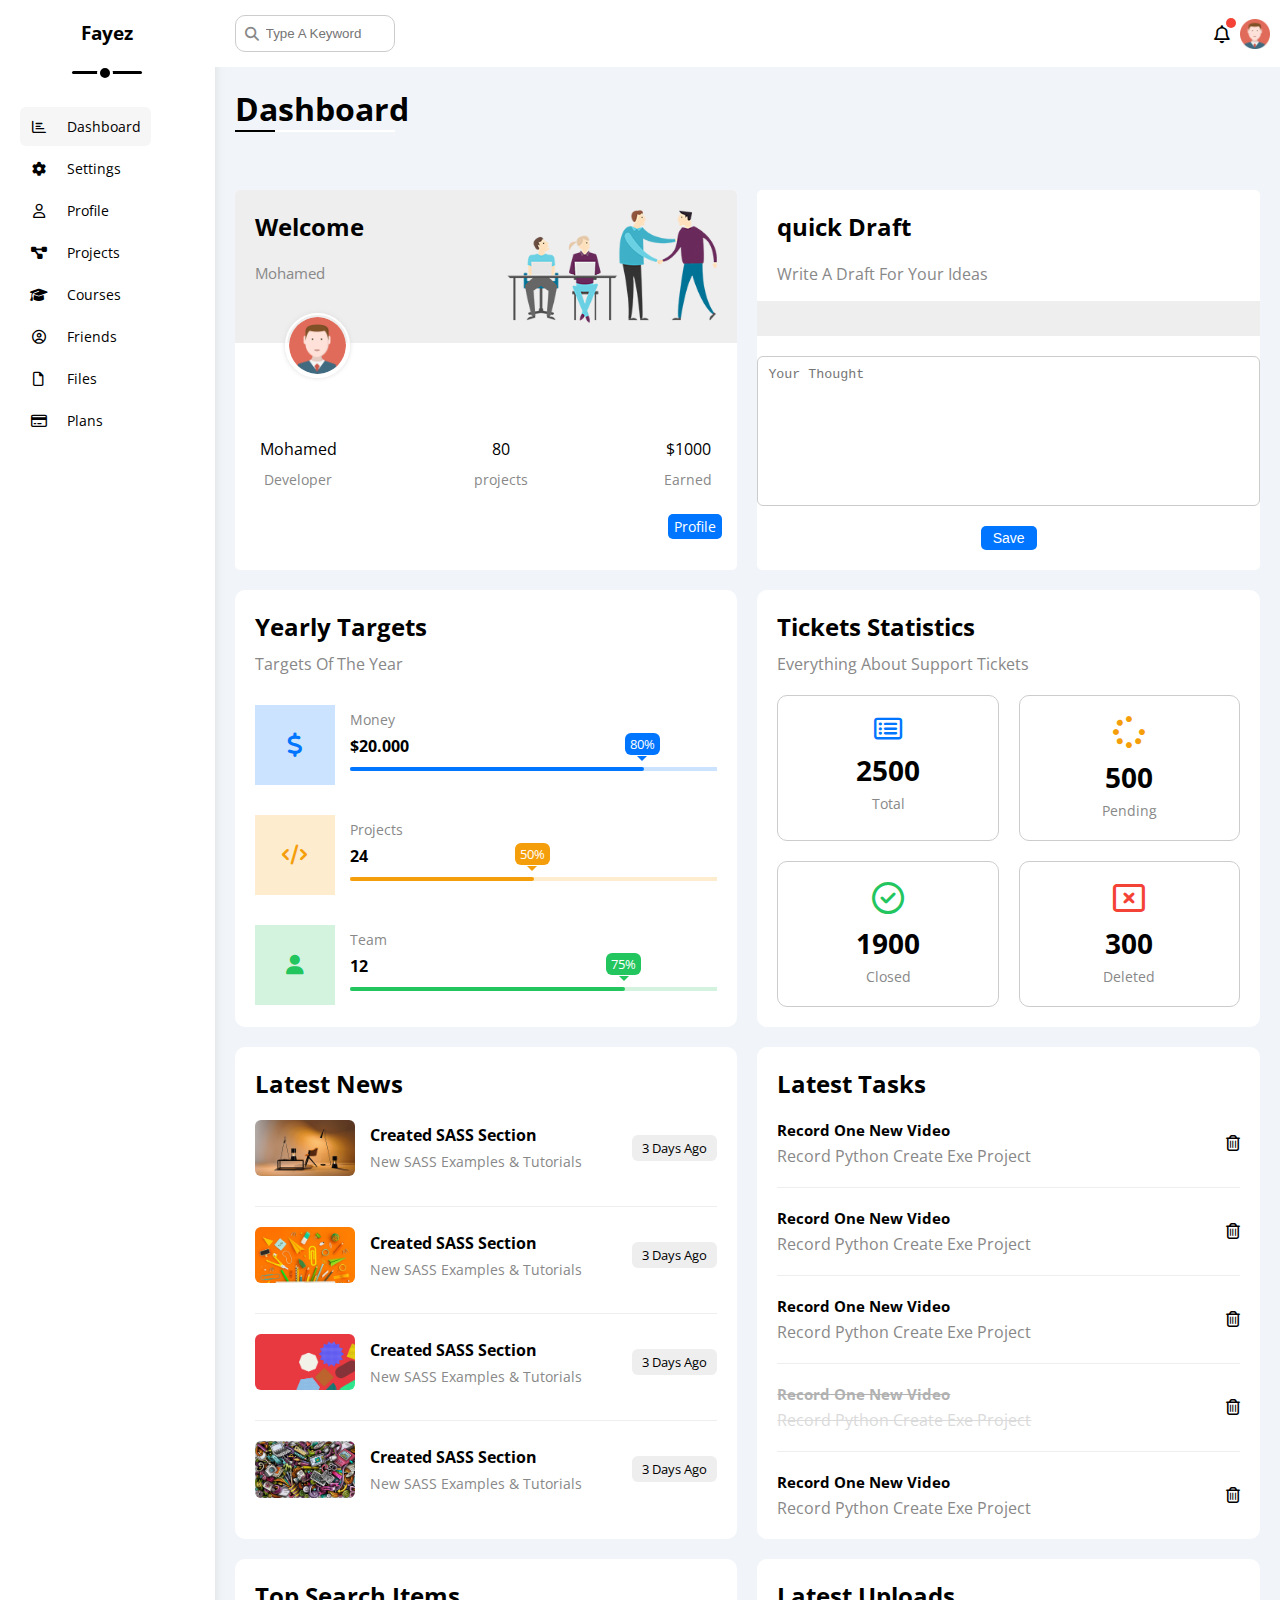
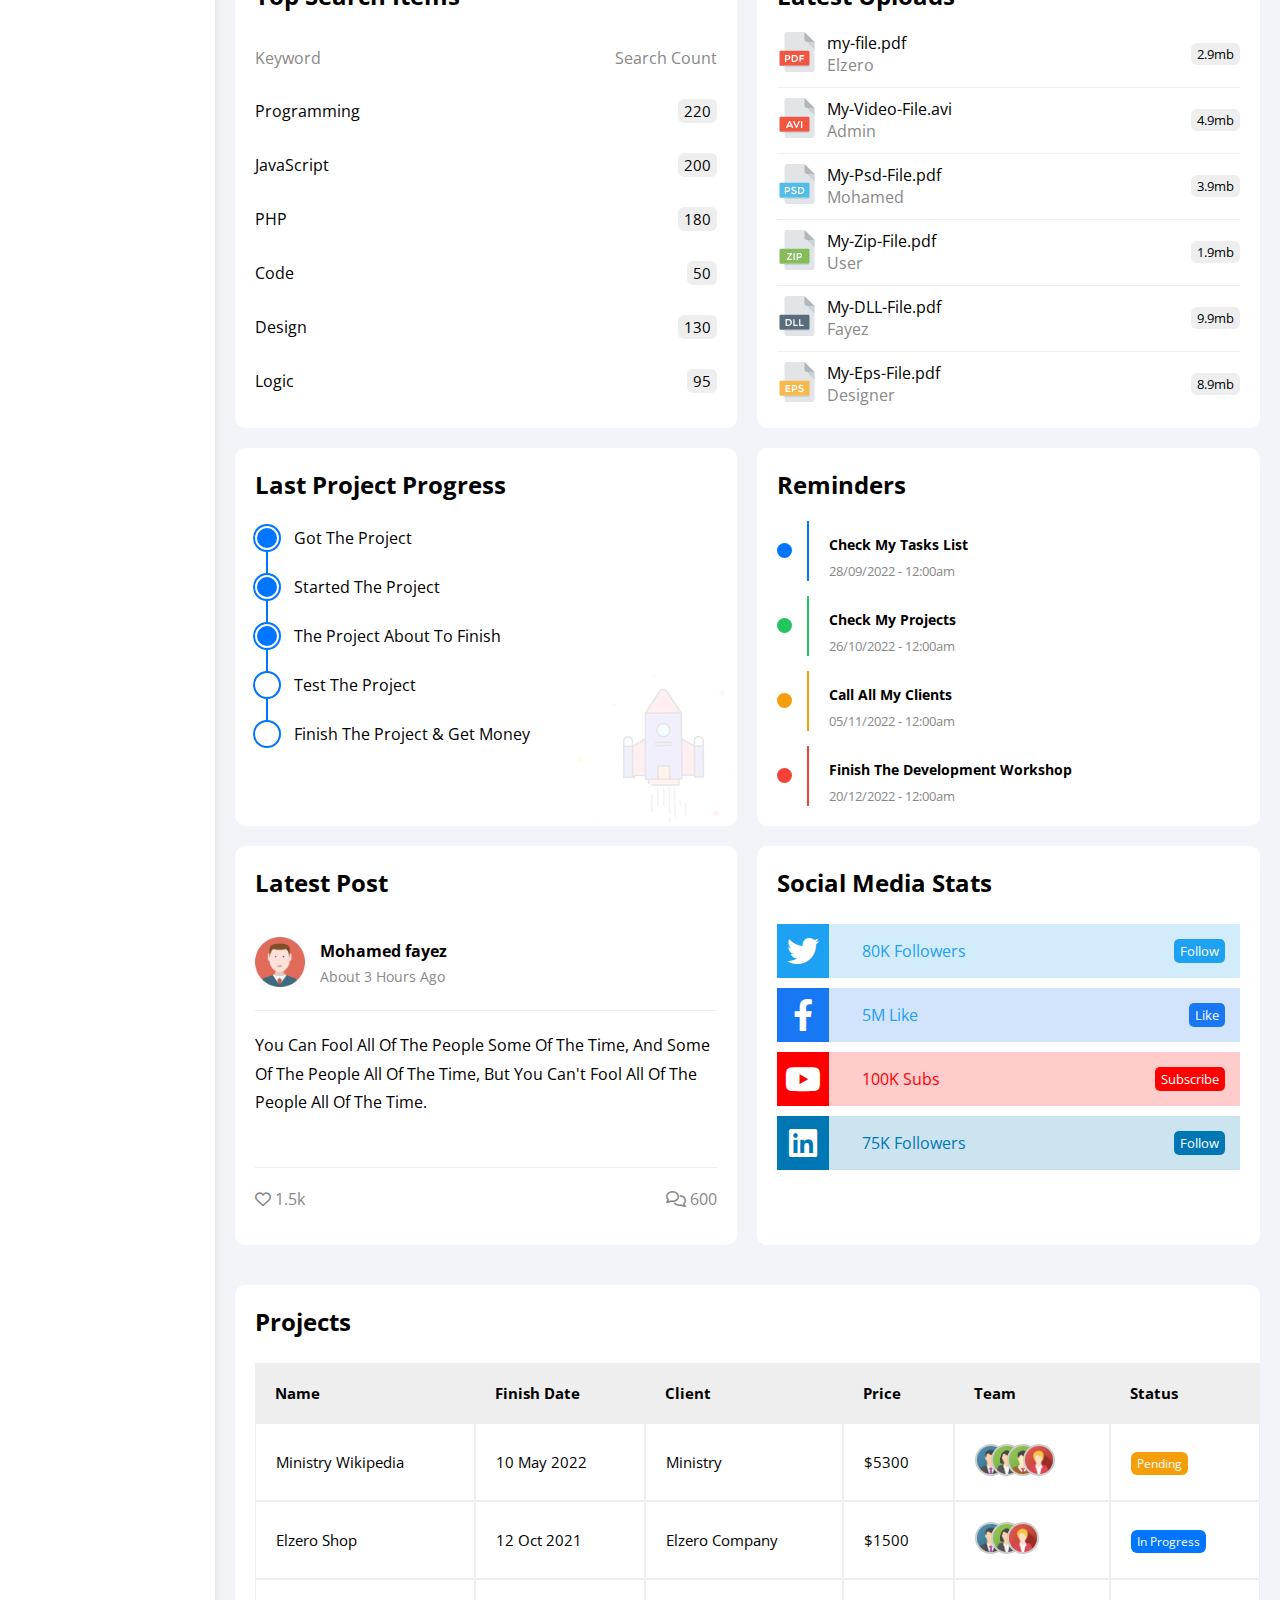
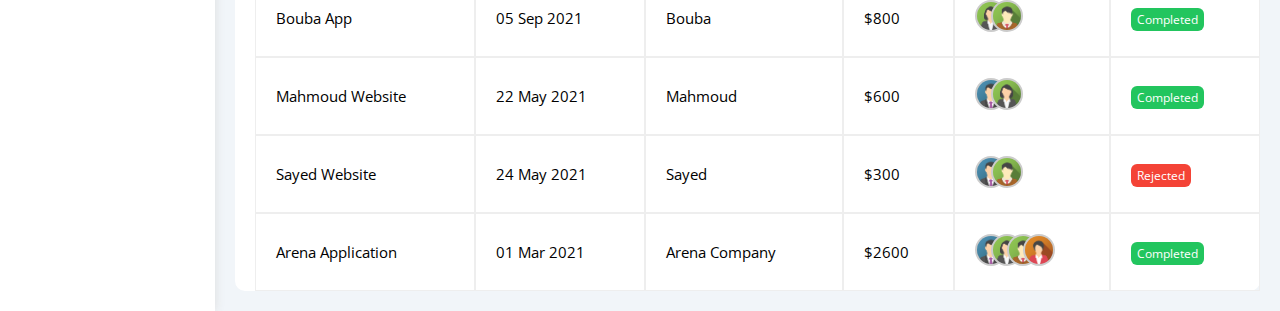
<file: index.html>
<!DOCTYPE html>
<html lang="en">
<head>
    <meta charset="UTF-8">
    <meta name="viewport" content="width=device-width, initial-scale=1.0">
    <title>Dashboard</title>
    <link rel="stylesheet" href="css/style.css">
    <link rel="stylesheet" href="css/all.min.css">
    <link rel="preconnect" href="https://fonts.googleapis.com" />
    <link rel="preconnect" href="https://fonts.gstatic.com" crossorigin />
    <link href="https://fonts.googleapis.com/css2?family=Open+Sans:wght@300;500&#038;display=swap" rel="stylesheet" />
</head>
<body>
    <div class="page">
<div class="sidebar">
    <h3>Fayez</h3>
    <ul>
        <li>
            <a class="active" href="#index.html">
                <i class="fa-regular fa-chart-bar fa-fw"></i>
                <span>Dashboard</span>
            </a>
        </li>
        <li>
            <a href="#index.html">
                <i class="fa-solid fa-gear fa-fw"></i>
                <span>Settings</span>
            </a>
        </li>
        <li>
            <a href="#index.html">
                <i class="fa-regular fa-user fa-fw"></i>
              <span>Profile</span>
            </a>
        </li>
        <li>
            <a href="#index.html">
                <i class="fa-solid fa-diagram-project fa-fw"></i>
                <span>Projects</span>
            </a>
        </li>
        <li>
            <a href="#index.html">
                <i class="fa-solid fa-graduation-cap fa-fw"></i>
                <span>Courses</span>
            </a>
        </li>
        <li>
            <a href="#index.html">
                <i class="fa-regular fa-circle-user fa-fw"></i>
                <span>Friends</span>
            </a>
        </li>
        <li>
            <a href="#index.html">
                <i class="fa-regular fa-file fa-fw"></i>
                <span>Files</span>
            </a>
        </li>
        <li>
            <a href="#index.html">
                <i class="fa-regular fa-credit-card fa-fw"></i>
                <span>Plans</span>
            </a>
        </li>
    </ul>
</div>
<div class="content">
    <div class="head">
        <div class="search">
            <input type="search"  placeholder="Type A Keyword">
        </div>
        <div class="icons">
            <span class="notification">
                <i class="fa-regular fa-bell fa-lg"></i>
            </span>
            <img src="imgs/avatar.png" alt="avatar">
        </div>
    </div>
    <h1>Dashboard</h1>
    <div class="content-box">
        <!-- start welcome widget -->
        <div class="welcome">
            <div class="intro"> 
                <div class="text"> 
                    <h2>Welcome </h2>
                    <p>Mohamed</p>
                </div>
                    <img src="imgs/welcome.png" alt="welcome image">
            </div>
            <div class="avaimg">
                <img src="imgs/avatar.png" alt="avatar">
            </div>
            <div class="details">
                <div>Mohamed<span>Developer</span></div>
                <div>80<span>projects</span></div>
                <div>$1000<span>Earned</span></div>
            </div>
            <a href="">Profile</a>
           </div>
           <!-- end welcome widget  -->
           <!-- Start quick draft widget  -->
           <div class="quick">
            <h2>quick Draft</h2>
            <p>Write A Draft For Your Ideas</p>
            <div class="draftinput">
                <input type="text" placeholder="Title">
                <textarea  placeholder="Your Thought"></textarea>
            </div>
            <input class="save" type="submit" value="Save">
           </div>
           <!-- end quick draft widget  -->
            <!-- Start Targets Widget -->
            <div class="targets">
                <h2>Yearly Targets</h2>
                <p>Targets Of The Year</p>
                <div class="target-row blue " >
                  <div class="icon">
                    <i class="fa-solid fa-dollar-sign fa-lg "></i>
                  </div>
                  <div class="detail">
                    <span >Money</span>
                    <span  class="dollar">$20.000</span>
                    <div class="progress">
                      <span class=" blue" style="width: 80%">
                        <span >80%</span>
                      </span>
                    </div>
                  </div>
                </div>
                <div class="target-row orange">
                  <div class="icon ">
                    <i class="fa-solid fa-code fa-lg "></i>
                  </div>
                  <div class="detail">
                    <span >Projects</span>
                    <span class="dollar">24</span>
                    <div class="progress ">
                      <span class=" orange" style="width: 50%">
                        <span >50%</span>
                      </span>
                    </div>
                  </div>
                </div>
                <div class="target-row  green">
                  <div class="icon ">
                    <i class="fa-solid fa-user fa-lg "></i>
                  </div>
                  <div class="detail">
                    <span >Team</span>
                    <span class="dollar">12</span>
                    <div class="progress ">
                      <span class="green" style="width: 75%">
                        <span>75%</span>
                      </span>
                    </div>
                  </div>
                </div>
              </div>
              <!-- end target widget -->
              <!-- start tickets widget  -->
              <div class="ticket">
                <h2>Tickets Statistics</h2>
                <p>Everything About Support Tickets</p>
                <div class="ticket-box">
                  <div class="box blue ">
                    <i class="fa-regular fa-rectangle-list fa-2x"></i>
                    <span>2500</span>
                    <span>Total</span>
                  </div>
                  <div class="box orange">
                   <i class="fa-solid fa-spinner fa-2x"></i>
                    <span>500</span>
                    <span>Pending</span>
                  </div>
                  <div class="box green">
                    <i class="fa-regular fa-circle-check fa-2x"></i>
                    <span>1900</span>
                    <span>Closed</span>
                  </div>
                  <div class="box red">
                    <i class="fa-regular fa-rectangle-xmark fa-2x"></i>
                    <span>300</span>
                    <span>Deleted</span>
                  </div>
                </div>
              </div>
              <!-- end of tickets widget  -->
              <!-- Start of latest news  -->
              <div class="latest-news">
                <h2>Latest News</h2>
                <div class="news-father">
                <div class="img-news">
                  <img src="imgs/news-01.png" alt="img news-1">
                </div>
                  <div class="news-details">
                    <h3>Created SASS Section</h3>
                    <p>New SASS Examples & Tutorials</p>
                  </div>
                  <div class="ago">3 Days Ago</div>
                </div>
                <div class="news-father">
                  <div class="img-news">
                    <img src="imgs/news-02.png" alt="img news-1">
                  </div>
                    <div class="news-details">
                      <h3>Created SASS Section</h3>
                      <p>New SASS Examples & Tutorials</p>
                    </div>
                    <div class="ago">3 Days Ago</div>
                  </div>
                <div class="news-father">
                  <div class="img-news">
                    <img src="imgs/news-03.png" alt="img news-1">
                  </div>
                    <div class="news-details">
                      <h3>Created SASS Section</h3>
                      <p>New SASS Examples & Tutorials</p>
                    </div>
                    <div class="ago">3 Days Ago</div>
                  </div>
                <div class="news-father">
                  <div class="img-news">
                    <img src="imgs/news-04.png" alt="img news-1">
                  </div>
                    <div class="news-details">
                      <h3>Created SASS Section</h3>
                      <p>New SASS Examples & Tutorials</p>
                    </div>
                    <div class="ago">3 Days Ago</div>
                  </div>
              </div>
                <!-- End  of latest news  -->
                <!-- Start of latest tasks  -->
                <div class="latest-task">
                  <h2>Latest Tasks</h2>
                  <div class="task-father">
                    <div class="task-detail">
                      <h3>Record One New Video</h3>
                      <p>Record Python Create Exe Project</p>
                    </div>
                    <div class="task-delete">
                       <i class="fa-regular fa-trash-can delete"></i>
                    </div>
                  </div>
                  <div class="task-father">
                    <div class="task-detail">
                      <h3>Record One New Video</h3>
                      <p>Record Python Create Exe Project</p>
                    </div>
                    <div class="task-delete">
                       <i class="fa-regular fa-trash-can delete"></i>
                    </div>
                  </div>
                  <div class="task-father">
                    <div class="task-detail">
                      <h3>Record One New Video</h3>
                      <p>Record Python Create Exe Project</p>
                    </div>
                    <div class="task-delete">
                       <i class="fa-regular fa-trash-can delete"></i>
                    </div>
                  </div>
                  <div class="task-father">
                    <div class="task-detail done">
                      <h3>Record One New Video</h3>
                      <p>Record Python Create Exe Project</p>
                    </div>
                    <div class="task-delete">
                       <i class="fa-regular fa-trash-can delete"></i>
                    </div>
                  </div>
                  <div class="task-father">
                    <div class="task-detail">
                      <h3>Record One New Video</h3>
                      <p>Record Python Create Exe Project</p>
                    </div>
                    <div class="task-delete">
                       <i class="fa-regular fa-trash-can delete"></i>
                    </div>
                  </div>
                </div>
                <!-- End of latest tasks  -->
                <!-- Start search items  -->
                <div class="top-search">
                  <h2>Top Search Items</h2>
                  <div class="top-father">
                    <div>Keyword</div>
                    <div>Search Count </div>
                  </div>
                  <div class="top-father">
                    <span>Programming</span>
                    <span>220</span>
                  </div>
                  <div class="top-father">
                    <span>JavaScript</span>
                    <span>200</span>
                  </div>
                  <div class="top-father">
                    <span>PHP</span>
                    <span>180</span>
                  </div>
                  <div class="top-father">
                    <span>Code</span>
                    <span>50</span>
                  </div>
                  <div class="top-father">
                    <span>Design</span>
                    <span>130</span>
                  </div>
                  <div class="top-father">
                    <span>Logic</span>
                    <span>95</span>
                  </div>
                </div>
                
                <!-- End search items  -->
                <!-- Start latest uploads  -->
                <div class="latest-uploads">
                  <h2>Latest Uploads</h2>
                  <div class="upload-father">
                    <div class="upload-img">
                      <img src="imgs/pdf.svg" alt="">
                    </div>
                    <div class="upload-detail">
                       <span>my-file.pdf</span>
                       <span>Elzero</span>
                    </div>
                    <span>2.9mb</span>
                  </div>
                  <div class="upload-father">
                    <div class="upload-img">
                      <img src="imgs/avi.svg" alt="">
                    </div>
                    <div class="upload-detail">
                       <span>My-Video-File.avi</span>
                       <span>Admin</span>
                    </div>
                    <span>4.9mb</span>
                  </div>
                  <div class="upload-father">
                    <div class="upload-img">
                      <img src="imgs/psd.svg" alt="">
                    </div>
                    <div class="upload-detail">
                       <span>My-Psd-File.pdf</span>
                       <span>Mohamed</span>
                    </div>
                    <span>3.9mb</span>
                  </div>
                  <div class="upload-father">
                    <div class="upload-img">
                      <img src="imgs/zip.svg" alt="">
                    </div>
                    <div class="upload-detail">
                       <span>My-Zip-File.pdf</span>
                       <span>User</span>
                    </div>
                    <span>1.9mb</span>
                  </div>
                  <div class="upload-father">
                    <div class="upload-img">
                      <img src="imgs/dll.svg" alt="">
                    </div>
                    <div class="upload-detail">
                       <span>My-DLL-File.pdf</span>
                       <span>Fayez</span>
                    </div>
                    <span>9.9mb</span>
                  </div>
                  <div class="upload-father">
                    <div class="upload-img">
                      <img src="imgs/eps.svg" alt="">
                    </div>
                    <div class="upload-detail">
                       <span>My-Eps-File.pdf</span>
                       <span>Designer</span>
                    </div>
                    <span>8.9mb</span>
                  </div>
                 </div>
                <!-- End latest uploads  -->
                  <!-- Start Last Project Progress Widget -->
          <div class="last-project">
            <h2>Last Project Progress</h2>
            <ul>
              <li class="done">Got The Project</li>
              <li class="done">Started The Project</li>
              <li class="done">The Project About To Finish</li>
              <li class="current">Test The Project</li>
              <li>Finish The Project & Get Money</li>
            </ul>
            <img decoding="async" class="launch-icon" src="imgs/project.png" alt="" />
          </div>
          <!-- End Last Project Progress Widget -->
                   <!-- Start Reminders Widget -->
                   <div class="reminders">
                    <h2>Reminders</h2>
                    <ul >
                      <li>
                        <span class="key bl"></span>
                        <div class="blue">
                          <p>Check My Tasks List</p>
                          <span>28/09/2022 - 12:00am</span>
                        </div>
                      </li>
                      <li>
                        <span class="key gr"></span>
                        <div class="green">
                          <p>Check My Projects</p>
                          <span>26/10/2022 - 12:00am</span>
                        </div>
                      </li>
                      <li>
                        <span class="key or"></span>
                        <div class=" orange">
                          <p>Call All My Clients</p>
                          <span>05/11/2022 - 12:00am</span>
                        </div>
                      </li>
                      <li>
                        <span class="key re"></span>
                        <div class="red">
                          <p >Finish The Development Workshop</p>
                          <span >20/12/2022 - 12:00am</span>
                        </div>
                      </li>
                    </ul>
                  </div>
                  <!-- End Reminders Widget -->
                   <!-- Start Latest Post Widget -->
                   <div class="latest-post">
                    <h2>Latest Post</h2>
                    <div class="post-top">
                      <img src="imgs/avatar.png" alt="avatarimg">
                      <div class="post-info">
                        <h3>Mohamed fayez</h3>
                        <p>About 3 Hours Ago</p>
                      </div>
                      </div>
                      <div class="post-detail">
                        You Can Fool All Of The People Some Of The Time, And Some Of The People All Of The Time, But You Can't Fool All Of The People All Of The Time.
                      </div>
                      <div class="post-bottom">
                        <div class="bo-one">
                          <i class="fa-regular fa-heart"></i>
                          <span>1.5k</span>
                        </div>
                        <div class="bo-two">
                          <i class="fa-regular fa-comments"></i>
                          <span>600</span>
                        </div>
                      </div>
                    </div>
                    <!-- End Latest Post Widget -->
                    <!-- Start Social Media Stats Widget -->
                    <div class="social-media">
                      <h2>Social Media Stats</h2>
                      <div class="social-father twitter">
                        <i class="fa-brands fa-twitter fa-2x"></i>
                        <span>80K Followers</span>
                        <a href="#">Follow</a>
                      </div>
                      <div class="social-father facebook">
                        <i class="fa-brands fa-facebook-f fa-2x"></i>
                        <span>5M Like</span>
                        <a href="#">Like</a>
                      </div>
                      <div class="social-father youtube">
                        <i class="fa-brands fa-youtube fa-2x"></i>
                        <span>100K Subs</span>
                        <a href="#">Subscribe</a>
                      </div>
                      <div class="social-father linked">
                        <i class="fa-brands fa-linkedin fa-2x"></i>
                        <span>75K Followers</span>
                        <a href="#">Follow</a>
                      </div>
                    </div>
                   </div>
                    <!-- End Social Media Stats Widget -->
                    <!-- Start table  -->
               <div class="projects">
                <h2>Projects</h2>
                <div class="responsive-table">
                  <table>
                    <thead>
                      <tr>
                        <td>Name</td>
                        <td>Finish Date</td>
                        <td>Client</td>
                        <td>Price</td>
                        <td>Team</td>
                        <td>Status</td>
                      </tr>
                    </thead>
                    <tbody>
                      <tr>
                        <td>Ministry Wikipedia</td>
                        <td>10 May 2022</td>
                        <td>Ministry</td>
                        <td>$5300</td>
                        <td>
                          <img decoding="async" src="imgs/team-01.png" alt="" />
                          <img decoding="async" src="imgs/team-02.png" alt="" />
                          <img decoding="async" src="imgs/team-03.png" alt="" />
                          <img decoding="async" src="imgs/team-05.png" alt="" />
                        </td>
                        <td>
                          <span class="label orange">Pending</span>
                        </td>
                      </tr>
                      <tr>
                        <td>Elzero Shop</td>
                        <td>12 Oct 2021</td>
                        <td>Elzero Company</td>
                        <td>$1500</td>
                        <td>
                          <img decoding="async" src="imgs/team-01.png" alt="" />
                          <img decoding="async" src="imgs/team-02.png" alt="" />
                          <img decoding="async" src="imgs/team-05.png" alt="" />
                        </td>
                        <td><span class="label blue">In Progress</span></td>
                      </tr>
                      <tr>
                        <td>Bouba App</td>
                        <td>05 Sep 2021</td>
                        <td>Bouba</td>
                        <td>$800</td>
                        <td>
                          <img decoding="async" src="imgs/team-02.png" alt="" />
                          <img decoding="async" src="imgs/team-03.png" alt="" />
                        </td>
                        <td><span class="label green">Completed</span></td>
                      </tr>
                      <tr>
                        <td>Mahmoud Website</td>
                        <td>22 May 2021</td>
                        <td>Mahmoud</td>
                        <td>$600</td>
                        <td>
                          <img decoding="async" src="imgs/team-01.png" alt="" />
                          <img decoding="async" src="imgs/team-02.png" alt="" />
                        </td>
                        <td><span class="label green">Completed</span></td>
                      </tr>
                      <tr>
                        <td>Sayed Website</td>
                        <td>24 May 2021</td>
                        <td>Sayed</td>
                        <td>$300</td>
                        <td>
                          <img decoding="async" src="imgs/team-01.png" alt="" />
                          <img decoding="async" src="imgs/team-03.png" alt="" />
                        </td>
                        <td><span class="label red">Rejected</span></td>
                      </tr>
                      <tr>
                        <td>Arena Application</td>
                        <td>01 Mar 2021</td>
                        <td>Arena Company</td>
                        <td>$2600</td>
                        <td>
                          <img decoding="async" src="imgs/team-01.png" alt="" />
                          <img decoding="async" src="imgs/team-02.png" alt="" />
                          <img decoding="async" src="imgs/team-03.png" alt="" />
                          <img decoding="async" src="imgs/team-04.png" alt="" />
                        </td>
                        <td><span class="label green">Completed</span></td>
                      </tr>
                      </tr>
                    </tbody>
                  </table>
                </div>
       
                <!-- End of table  -->
               </div>
              
              </div>

        </div>
      
   
    
</body>
</html>
</file>
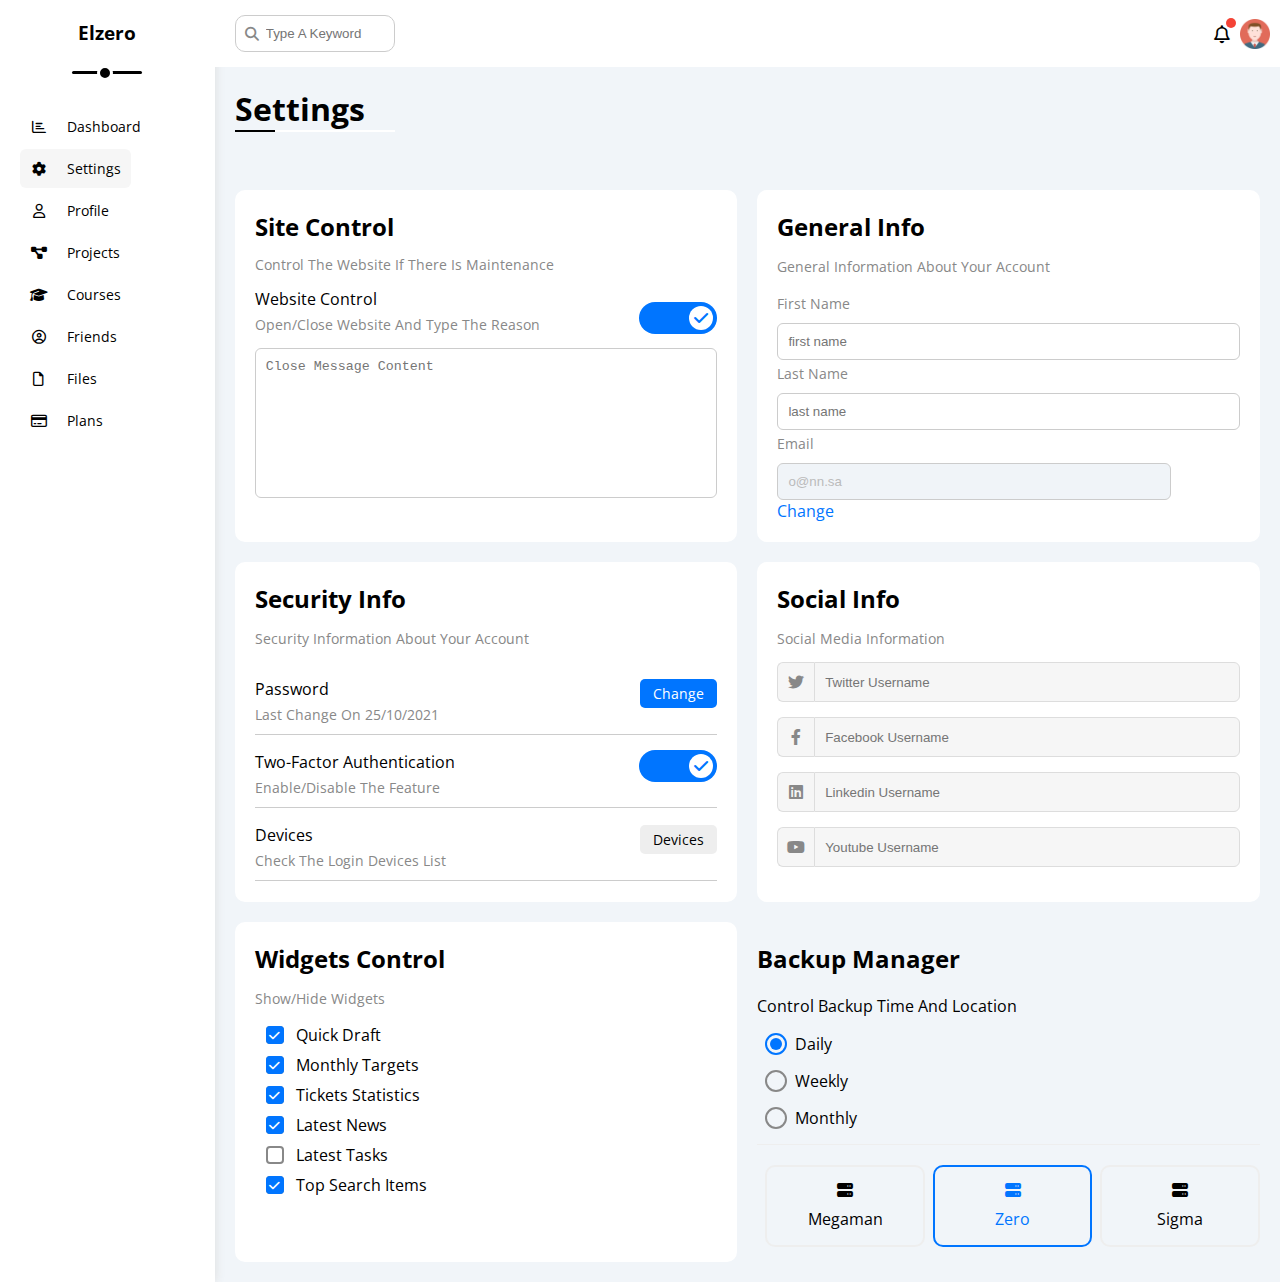
<file: settings.html>
<!DOCTYPE html>
<html lang="en">

<head>
  <meta charset="UTF-8">
  <meta name="viewport" content="width=device-width, initial-scale=1.0">
  <title>Settings</title>
  <link rel="stylesheet" href="css/all.min.css" />
  <link rel="stylesheet" href="css/style.css" />
  <link rel="preconnect" href="https://fonts.googleapis.com" />
  <link rel="preconnect" href="https://fonts.gstatic.com" crossorigin />
  <link href="https://fonts.googleapis.com/css2?family=Open+Sans:wght@300;500&#038;display=swap" rel="stylesheet" />
</head>

<body>
  <div class="page">
    <div class="sidebar">
      <h3>Elzero</h3>
      <ul>
        <li>
          <a href="index.html">
            <i class="fa-regular fa-chart-bar fa-fw"></i>
            <span>Dashboard</span>
          </a>
        </li>
        <li>
          <a class="active" href="settings.html">
            <i class="fa-solid fa-gear fa-fw"></i>
            <span>Settings</span>
          </a>
        </li>
        <li>
          <a href="profile.html">
            <i class="fa-regular fa-user fa-fw"></i>
            <span>Profile</span>
          </a>
        </li>
        <li>
          <a href="projects.html">
            <i class="fa-solid fa-diagram-project fa-fw"></i>
            <span>Projects</span>
          </a>
        </li>
        <li>
          <a href="courses.html">
            <i class="fa-solid fa-graduation-cap fa-fw"></i>
            <span>Courses</span>
          </a>
        </li>
        <li>
          <a href="friends.html">
            <i class="fa-regular fa-circle-user fa-fw"></i>
            <span>Friends</span>
          </a>
        </li>
        <li>
          <a href="files.html">
            <i class="fa-regular fa-file fa-fw"></i>
            <span>Files</span>
          </a>
        </li>
        <li>
          <a href="plans.html">
            <i class="fa-regular fa-credit-card fa-fw"></i>
            <span>Plans</span>
          </a>
        </li>
      </ul>
    </div>
    <div class="content ">
      <!-- Start Head -->
      <div class="head">
        <div class="search">
          <input type="search" placeholder="Type A Keyword" />
        </div>
        <div class="icons">
          <span class="notification">
            <i class="fa-regular fa-bell fa-lg"></i>
          </span>
          <img decoding="async" src="imgs/avatar.png" alt="" />
        </div>
      </div>
      <!-- End Head -->
      <h1>Settings</h1>
      <!-- start settings page  -->
      <div class="settings-page">
        <div class="s-control">
          <h2>Site Control</h2>
          <p class="p-one">Control The Website If There Is Maintenance</p>
          <div class="setting-baba">
            <div>
              <span>Website Control</span>
              <p>Open/Close Website And Type The Reason</p>
            </div>
            <div>
              <label>
                <input class="toggle-checkbox" type="checkbox" checked>
                <div class="toggle-switch"></div>
              </label>
            </div>
          </div>
          <div>
            <textarea placeholder="Close Message Content"></textarea>
          </div>

        </div>
        <!-- end first widget  -->
        <!-- start second widget  -->
        <div class="general">
          <h2>General Info</h2>
          <p>General Information About Your Account</p>
          <div>
            <label for="first">First Name</label>
            <input class="fi" type="text" id="first" placeholder="first name">
          </div>
          <div>
            <label for="last">Last Name</label>
            <input class="la" type="text" id="last" placeholder="last name">
          </div>
          <div>
            <label for="mail">Email</label>
            <div class="mail">
              <input class="email" type="email" id="mail" value="o@nn.sa" disabled>
              <a href="#">Change</a>
            </div>
          </div>
        </div>
        <!-- end second widget  -->
        <!-- start third widget  -->
        <div class="security-info">
          <h2>Security Info</h2>
          <p class="sec-main">Security Information About Your Account</p>
          <div class="secu1">
            <div>
              <p>Password</p>
              <span>Last Change On 25/10/2021</span>
            </div>
            <div>
              <a href="#">Change</a>
            </div>
          </div>
          <div class="secu2">
            <div>
              <p>Two-Factor Authentication</p>
              <span>Enable/Disable The Feature</span>
            </div>
            <div>
              <label>
                <input class="toggle-checkbox " type="checkbox" checked>
                <div class="toggle-switch"></div>
              </label>
            </div>
          </div>
          <div class="secu3">
            <div>
              <p>Devices</p>
              <span>Check The Login Devices List</span>
            </div>
            <div>
              <a class="device-link" href="#">Devices</a>
            </div>
          </div>
        </div>
        <!-- end third widget  -->
        <!-- Start fourth widget  -->
        <div class="social-info">
          <h2>Social Info</h2>
          <p>Social Media Information</p>
          <div class="si">
            <i class="fa-brands fa-twitter"></i>
            <input type="text" placeholder="Twitter Username">
          </div>
          <div class="si">
            <i class="fa-brands fa-facebook-f"></i>
            <input type="text" placeholder="Facebook Username">
          </div>
          <div class="si">
            <i class="fa-brands fa-linkedin "></i>
            <input type="text" placeholder="Linkedin Username">
          </div>
          <div class="si">
            <i class="fa-brands fa-youtube "></i>
            <input type="text" placeholder="Youtube Username">
          </div>
        </div>
        <!-- End fourth widget  -->
        <!-- Start fifth widget  -->
        <div class="widgets-control">
          <h2>Widgets Control</h2>
          <p>Show/Hide Widgets</p>
          <div>
            <ul>
              <li>
                <input type="checkbox" checked id="check1">
                <label for="check1">Quick Draft</label>
              </li>
              <li>
                <input type="checkbox" checked id="check2">
                <label for="check2">Monthly Targets</label>
              </li>
              <li>
                <input type="checkbox" checked id="check3">
                <label for="check3">Tickets Statistics</label>
              </li>
              <li>
                <input type="checkbox" checked id="check4">
                <label for="check4">Latest News</label>
              </li>
              <li>
                <input type="checkbox"  id="check5">
                <label for="check5">Latest Tasks</label>
              </li>
              <li>
                <input type="checkbox" checked id="check6">
                <label for="check6">Top Search Items</label>
              </li>
            </ul>
          </div>
        </div>
        <!-- End fifth widget  -->
        <!-- Start sex widget  -->
<div class="backup-control">
  <h2>Backup Manager</h2>
  <p>Control Backup Time And Location</p>
  <div class="date">
    <input type="radio" name="time" id="daily" checked />
    <label for="daily">Daily</label>
  </div>
  <div class="date">
    <input type="radio" name="time" id="weekly" />
    <label for="weekly">Weekly</label>
  </div>
  <div class="date">
    <input type="radio" name="time" id="monthly" />
    <label for="monthly">Monthly</label>
  </div>
<div class="servers">
  <input type="radio" name="servers" id="server-one" />
  <div class="server">
    <label  for="server-one">
      <i class="fa-solid fa-server"></i>
      Megaman
    </label>
  </div>
  <input type="radio" name="servers" id="server-two" checked />
  <div class="server">
    <label  for="server-two">
      <i class="fa-solid fa-server "></i>
      Zero
    </label>
  </div>
  <input type="radio" name="servers" id="server-three" />
  <div class="server">
    <label  for="server-three">
      <i class="fa-solid fa-server"></i>
      Sigma
    </label>
  </div>
</div>
</div>




        <!-- End sex widget  -->
      </div>

    </div>

</body>

</html>
</file>
<file: css/style.css>
:root {
  --blue-color: #0075ff;
  --blue-alt-color: #0d69d5;
  --orange-color: #f59e0b;
  --green-color: #22c55e;
  --red-color: #f44336;
  --grey-color: #888;
}

* {
  box-sizing: border-box;
}

body {
  font-family: "Open Sans", sans-serif;
  margin: 0;
}

*:focus {
  outline: none;
}

a {
  text-decoration: none;
}

ul {
  list-style: none;
  padding: 0;
}

::-webkit-scrollbar {
  width: 15px;
}

::-webkit-scrollbar-track {
  background-color: white;
}

::-webkit-scrollbar-thumb {
  background-color: var(--blue-color);
}

::-webkit-scrollbar-thumb:hover {
  background-color: var(--blue-alt-color);
}

.page {
  display: flex;
  background-color: #f1f5f9;
  min-height: 100vh;
}

/* start sidebar */
.sidebar {
  padding: 20px;
  background-color: white;
  width: 250px;
  box-shadow: 0 0 10px #ddd;
}

.sidebar>h3 {
  text-align: center;
  margin-bottom: 50px;
  position: relative;
  margin-top: 0;
}

.sidebar>h3::before {
  content: "";
  background-color: black;
  transform: translateX(-50%);
  position: absolute;
  left: 50%;
  bottom: -29px;
  width: 70px;
  height: 3px;
  border-radius: 6px;
  -webkit-border-radius: 6px;
  -moz-border-radius: 6px;
  -ms-border-radius: 6px;
  -o-border-radius: 6px;
}

.sidebar>h3::after {
  content: "";
  position: absolute;
  background-color: black;
  width: 10px;
  height: 10px;
  border-radius: 50%;
  -webkit-border-radius: 50%;
  -moz-border-radius: 50%;
  -ms-border-radius: 50%;
  -o-border-radius: 50%;
  border: 3px solid white;
  top: 180%;
  right: 47%;
}

.sidebar ul {
  margin-top: 70px;
}

.sidebar ul li {
  margin-top: 20px;
}

.sidebar ul li a {
  padding: 10px;
  transition: 0.3s;
  margin-bottom: 5px;
  border-radius: 6px;
  -webkit-border-radius: 6px;
  -moz-border-radius: 6px;
  -ms-border-radius: 6px;
  -o-border-radius: 6px;
  font-size: 14px;
}

.sidebar ul li a:hover,
.sidebar ul li a.active {
  background-color: #f6f6f6;
}

.sidebar ul li i {
  margin-right: 5px;
  color: black;
}

.sidebar ul li span {
  font-size: 14px;
  margin-left: 10px;
  color: black;
}

@media (max-width:767px) {
  .sidebar {
    width: 57px;
    padding: 10px;
    margin-right: -10px;
  }

  .sidebar>h3 {
    margin-bottom: 15px;
    font-size: 15px;
  }

  .sidebar>h3::after,
  .sidebar>h3::before {
    display: none;
  }

  .sidebar ul li span {
    display: none;
  }
}

/* end sidebar */
/* start content-box */
.content {
  width: 100%;
  overflow: hidden;
}

.head {
  display: flex;
  justify-content: space-between;
  background-color: white;
}

.head .search {
  margin: 15px;
  position: relative;
}

.head .search::before {
  font-family: var(--fa-style-family-classic);
  content: "\f002";
  font-weight: 900;
  position: absolute;
  left: 15px;
  top: 50%;
  transform: translateY(-50%);
  font-size: 14px;
  color: var(--grey-color);
}

.head .search input {
  padding: 10px;
  border: 1px solid #ccc;
  border-radius: 10px;
  margin-left: 5px;
  padding-left: 30px;
  width: 160px;
  transition: width 0.3s;
}

.head .search input:focus {
  width: 200px;
}

.head .search input:focus::placeholder {
  opacity: 0;
}

.head .icons {
  display: flex;
  align-items: center;
}

.icons .notification {
  position: relative;
}

.icons .notification::after {
  content: "";
  position: absolute;
  width: 10px;
  height: 10px;
  background-color: #f44336;
  border-radius: 50%;
  -webkit-border-radius: 50%;
  -moz-border-radius: 50%;
  -ms-border-radius: 50%;
  -o-border-radius: 50%;
  left: 12px;
  top: -5px;
}

.notification i {
  font-size: 18px;
}

.head img {
  width: 30px;
  height: 30px;
  margin: 0 10px 0 10px;
}



.page h1 {
  margin: 20px 20px 40px;
  position: relative;
}

.page h1::after {
  content: "";
  position: absolute;
  background-color: black;
  width: 40px;
  height: 2px;
  left: 0;
  top: 100%;
}

.page h1::before {
  content: "";
  position: absolute;
  background-color: white;
  width: 120px;
  height: 2px;
  left: 40px;
  top: 100%;

}

.content-box {
  display: grid;
  grid-template-columns: repeat(auto-fill, minmax(450px, 1fr));
  gap: 20px;
  padding: 20px;
}

@media (max-width:767px) {
  .content-box {
    grid-template-columns: minmax(200px, 1fr);
    gap: 10px;
    padding: 10px;
    margin-left: 10px;
  }
}

/* end content-box widget  */
/* start welcome widget  */
.welcome {
  background-color: white;
  border-radius: 5px;
  -webkit-border-radius: 5px;
  -moz-border-radius: 5px;
  -ms-border-radius: 5px;
  -o-border-radius: 5px;
  overflow: hidden;
}

.welcome .intro {
  background-color: #eee;
  display: flex;
  justify-content: space-between;
}

.intro .text {
  margin-left: 20px;

}

.intro .text p {
  color: var(--grey-color);
  font-size: 15px;

}

.welcome .intro img {
  width: 250px;
  padding: 20px;
  border-style: none;
}

.avaimg {
  padding-left: 20px;
}

.avaimg img {
  width: 65px;
  height: 65px;
  position: relative;
  top: 0px;
  border: 2px solid white;
  box-shadow: 0 0 5px #ddd;
  padding: 2px;
  border-radius: 50%;
  transform: translate(30px, -30px);
}

.details {
  display: flex;
  justify-content: space-between;
  padding: 25px;
  text-align: center;
}

.details span {
  margin-top: 10px;
  display: block;
  color: var(--grey-color);
  font-size: 14px;
}

.welcome a {
  background-color: var(--blue-color);
  border-radius: 5px;
  -webkit-border-radius: 5px;
  -moz-border-radius: 5px;
  -ms-border-radius: 5px;
  -o-border-radius: 5px;
  color: white;
  padding: 3px 6px;
  font-size: 14px;
  width: fit-content;
  display: block;
  margin: 0 15px 15px auto;
}

@media (max-width: 767px) {
  .welcome .intro {
    padding-bottom: 30px;
  }

  .welcome .avaimg {
    margin-left: 0;
  }

  .welcome .details>div:not(:last-child) {
    margin-bottom: 20px;
  }
}

/* End welcome widget  */
/* <!-- Start quick draft widget  -->  */
.quick {
  background-color: white;
  border-radius: 5px;
  -webkit-border-radius: 5px;
  -moz-border-radius: 5px;
  -ms-border-radius: 5px;
  -o-border-radius: 5px;
  overflow: hidden;
}

.quick h2,
.quick p {
  padding-left: 20px;
}

.quick p {
  color: var(--grey-color);
}

.draftinput {
  display: flex;
  flex-direction: column;
  align-items: center;
}

.draftinput input {
  padding: 10px;
  width: 580px;
  border-radius: 6px;
  -webkit-border-radius: 6px;
  -moz-border-radius: 6px;
  -ms-border-radius: 6px;
  -o-border-radius: 6px;
  border: none;
  background-color: #eee;
  margin-bottom: 20px;
}

textarea {
  resize: none;
  border: none;
  background-color: #eee;
  width: 580px;
  min-height: 130px;
  padding: 10px;
}

.save {
  background-color: var(--blue-color);
  color: white;
  border-radius: 5px;
  border: none;
  -webkit-border-radius: 5px;
  -moz-border-radius: 5px;
  -ms-border-radius: 5px;
  -o-border-radius: 5px;
  margin: 20px auto;
  padding: 4px 12px;
  font-size: 14px;
  width: fit-content;
  display: block;
  cursor: pointer;
  transition: 0.3s;
}

.save:hover {
  background-color: var(--blue-alt-color);
}

@media (max-width:767px) {
  .quick h2 {
    margin-bottom: 8px;
  }

  .quick p {
    margin-top: 0;
  }

  .draftinput input {
    width: 350px;
    padding: 5px;
  }

  textarea {
    width: 350px;
  }

}

/* end quick draft  */
/* Start targets  */
.targets {
  background-color: white;
  padding: 20px;
  border-radius: 10px;
  -webkit-border-radius: 10px;
  -moz-border-radius: 10px;
  -ms-border-radius: 10px;
  -o-border-radius: 10px;
}

.targets h2 {
  margin-top: 0;
  margin-bottom: 10px;
}

.target-row {
  margin-top: 20px;
}

.targets p {
  margin-top: 0;
  color: var(--grey-color);
  margin-bottom: 20px;
}

.targets .target-row .icon {
  width: 80px;
  height: 80px;
  margin-right: 15px;
  display: flex;
  justify-content: center;
  align-items: center;
  margin-top: 10px;
}

.target-row {
  display: flex;
  justify-content: center;
  align-items: center;
}

.detail .dollar {
  display: block;
  margin-top: 5px;
  margin-bottom: 10px;
  font-weight: bold;
}

.detail span:first-of-type {
  color: var(--grey-color);
  font-size: 14px;
}

.targets .detail {
  flex: 1;

}

.targets .detail .progress {
  height: 4px;
  position: relative;
  margin-top: 10px;
}

.targets .detail .progress>span {
  position: absolute;
  left: 0;
  top: 0;
  height: 100%;
  border-radius: 6px;
  -webkit-border-radius: 6px;
  -moz-border-radius: 6px;
  -ms-border-radius: 6px;
  -o-border-radius: 6px;
}

.targets .detail .progress>span span {
  position: absolute;
  bottom: 16px;
  right: -16px;
  color: white;
  padding: 2px 5px;
  border-radius: 6px;
  font-size: 13px;
}

.targets .detail .progress>span span::after {
  content: "";
  border-color: transparent;
  border-width: 5px;
  border-style: solid;
  position: absolute;
  bottom: -11px;
  left: 50%;
  transform: translateX(-50%);
}

.targets .detail .progress>.blue span::after {
  border-top-color: var(--blue-color);
}

.targets .detail .progress>.orange span::after {
  border-top-color: var(--orange-color);
}

.targets .detail .progress>.green span::after {
  border-top-color: var(--green-color);
}

.blue .icon,
.blue .progress {
  background-color: rgb(0 117 255 / 20%);
}

.orange .icon,
.orange .progress {
  background-color: rgb(245 158 11 / 20%);
}

.green .icon,
.green .progress {
  background-color: rgb(34 197 94 / 20%);
}

.blue .icon i {
  color: var(--blue-color);
}

.progress .blue {
  background-color: var(--blue-color);
}

.progress .blue span {
  background-color: var(--blue-color);
}

.orange .icon i {
  color: var(--orange-color);
}

.progress .orange {
  background-color: var(--orange-color);
}

.progress .orange span {
  background-color: var(--orange-color);
}

.green .icon i {
  color: var(--green-color);
}

.progress .green {
  background-color: var(--green-color);
}

.progress .green span {
  background-color: var(--green-color);
}

/* End TARGET widget  */
/* Start Tickets widget  */
.ticket {
  padding: 20px;
  background-color: white;
  border-radius: 10px;
  -webkit-border-radius: 10px;
  -moz-border-radius: 10px;
  -ms-border-radius: 10px;
  -o-border-radius: 10px;
}

.ticket h2 {
  margin-top: 0;
  margin-bottom: 10px;
}

.ticket p {
  margin-top: 0;
  margin-bottom: 20px;
  color: var(--grey-color);
}

.ticket-box {
  display: flex;
  gap: 20px;
  flex-wrap: wrap;
  text-align: center;
}

.ticket-box .box {
  width: calc(50% - 10px);
  border: 1px solid #ccc;
  border-radius: 10px;
  padding: 20px;
  -webkit-border-radius: 10px;
  -moz-border-radius: 10px;
  -ms-border-radius: 10px;
  -o-border-radius: 10px;
}

.box i {
  margin-bottom: 10px;
}

.blue i {
  font-size: 25px;
  color: var(--blue-color);
}

.ticket-box .box span:first-of-type {
  font-size: 28px;
  font-weight: bold;
  margin-bottom: 5px;
}

.ticket-box .box span:last-of-type {
  font-size: 14px;
  color: var(--grey-color);
}

.red i {
  color: var(--red-color);
}

.green i {
  color: var(--green-color);
}

.orange i {
  color: var(--orange-color);
}

.ticket-box .box span {
  display: block;
}

@media (max-width:767px) {
  .ticket-box .box {
    width: 100%;
  }
}

/* end of tickets widget   */
/* Start of latest news   */
.latest-news {
  padding: 20px;
  background-color: white;
  border-radius: 10px;
  -webkit-border-radius: 10px;
  -moz-border-radius: 10px;
  -ms-border-radius: 10px;
  -o-border-radius: 10px;

}

.latest-news h2 {
  margin-top: 0;
  margin-bottom: 20px;
}

.news-father {
  display: flex;
  justify-content: center;
  align-items: center;
}

@media (max-width:767px) {
  .news-father {
    display: flex;
    flex-direction: column;
    align-items: center;
    justify-content: center;
    text-align: center;

  }

  .latest-news h2 {
    text-align: center;
    margin-top: 15px;
  }

  .news-details {
    margin-top: 7px;
  }

  .news-father .ago {

    margin: 10px auto;
    width: fit-content;
  }
}

.news-father:not(:last-of-type) {
  margin-bottom: 20px;
  border-bottom: 1px solid #eee;
  padding-bottom: 30px;
}

.img-news {
  display: flex;
  align-items: center;
  justify-content: center;
}

.img-news img {
  width: 100px;
  border-radius: 6px;
  -webkit-border-radius: 6px;
  -moz-border-radius: 6px;
  -ms-border-radius: 6px;
  -o-border-radius: 6px;
  margin-right: 15px;
}

.news-details {
  flex-grow: 1;
}

.news-details h3 {
  font-size: 16px;
  margin-bottom: 6px;
  margin-top: 0;
}

.news-details p {
  margin: 0;
  font-size: 14px;
  color: var(--grey-color);
}

.ago {
  background-color: #eee;
  padding: 4px 10px;
  border-radius: 6px;
  -webkit-border-radius: 6px;
  -moz-border-radius: 6px;
  -ms-border-radius: 6px;
  -o-border-radius: 6px;
  font-size: 13px;
}

/* end of latest news  */
/* Start of latest tasks */
.latest-task {
  padding: 20px;
  background-color: white;
  border-radius: 10px;
  -webkit-border-radius: 10px;
  -moz-border-radius: 10px;
  -ms-border-radius: 10px;
  -o-border-radius: 10px;
}

.latest-task h2 {
  margin-top: 0;
  margin-bottom: 20px;
}

.task-father {
  display: flex;
  justify-content: space-between;
  align-items: center;
}

.task-detail h3 {
  font-size: 15px;
  margin-bottom: 5px;
  margin-top: 0;
}

.task-detail p {
  margin: 0;
  color: var(--grey-color);
}

.task-father:not(:last-of-type) {
  margin-bottom: 20px;
  border-bottom: 1px solid #eee;
  padding-bottom: 20px;
}

.task-delete i {
  transition: 0.3s;
  -webkit-transition: 0.3s;
  -moz-transition: 0.3s;
  -ms-transition: 0.3s;
  -o-transition: 0.3s;
  cursor: pointer;
}

.task-delete i:hover {
  color: var(--red-color);
}

.done {
  opacity: 0.3;
}

.done h3,
.done p {
  text-decoration: line-through;
}

/* End  of latest tasks */
/*  Start search items   */
.top-search {
  padding: 20px;
  background-color: white;
  border-radius: 10px;
  -webkit-border-radius: 10px;
  -moz-border-radius: 10px;
  -ms-border-radius: 10px;
  -o-border-radius: 10px;
}

.top-search h2 {
  margin-top: 0;
  margin-bottom: 20px;
}

.top-father {
  display: flex;
  justify-content: space-between;
  align-items: center;
  padding-bottom: 15px;
  padding-top: 15px;
}

.top-father:first-of-type {
  color: var(--grey-color);
}

.top-father span:last-of-type {
  background-color: #eee;
  font-size: 15px;
  padding: 2px 6px;
  border-radius: 6px;
  -webkit-border-radius: 6px;
  -moz-border-radius: 6px;
  -ms-border-radius: 6px;
  -o-border-radius: 6px;
}

/* End search items  */
/* Start latest uploads  */
.latest-uploads {
  padding: 20px;
  background-color: white;
  border-radius: 10px;
  -webkit-border-radius: 10px;
  -moz-border-radius: 10px;
  -ms-border-radius: 10px;
  -o-border-radius: 10px;
}

.latest-uploads h2 {
  margin-top: 0;
  margin-bottom: 20px;
}

.upload-father {
  display: flex;
  justify-content: space-between;
  align-items: center;
}

.upload-father:not(:last-of-type) {
  border-bottom: 1px solid #eee;
  padding-bottom: 10px;
  margin-bottom: 10px;
}

.upload-detail span {
  display: block;
}

.upload-detail {
  flex-grow: 1;
  margin-left: 10px;
}

.upload-detail span:last-of-type {
  color: var(--grey-color);
}

.upload-father span:nth-child(3) {
  background-color: #eee;
  font-size: 13px;
  padding: 2px 6px;
  border-radius: 6px;
  -webkit-border-radius: 6px;
  -moz-border-radius: 6px;
  -ms-border-radius: 6px;
  -o-border-radius: 6px;
}

.upload-img img {
  width: 40px;
}

/* End latest uploads  */
/* Start  last projecr  */
.last-project {
  padding: 20px;
  background-color: white;
  border-radius: 10px;
  -webkit-border-radius: 10px;
  -moz-border-radius: 10px;
  -ms-border-radius: 10px;
  -o-border-radius: 10px;
  position: relative;
}

.last-project h2 {
  margin-top: 0;
  margin-bottom: 20px;
}

.last-project ul {
  margin: 0;
  position: relative;
}

.last-project ul li {
  margin-top: 25px;
  display: flex;
  align-items: center;
  color: black;
  opacity: 1;
}

.last-project ul::before {
  content: "";
  position: absolute;
  left: 11px;
  width: 2px;
  height: 100%;
  background-color: var(--blue-color);
}

.last-project ul li::before {
  content: "";
  width: 20px;
  height: 20px;
  display: block;
  border-radius: 50%;
  background-color: white;
  border: 2px solid white;
  outline: 2px solid var(--blue-color);
  margin-right: 15px;
  z-index: 1;
}

.last-project ul li.done::before {
  background-color: var(--blue-color);
}

.last-project ul li.current::before {
  animation: change-color 0.8s infinite alternate;
}

.last-project .launch-icon {
  position: absolute;
  width: 160px;
  right: 0;
  bottom: 0;
  opacity: 0.1;
}

/* animation  */
@keyframes change-color {
  from {
    background-color: var(--blue-color);
  }

  to {
    background-color: white;
  }
}

/* End last project  */
/* Start Reminders widget  */
.reminders {
  padding: 20px;
  background-color: white;
  border-radius: 10px;
  -webkit-border-radius: 10px;
  -moz-border-radius: 10px;
  -ms-border-radius: 10px;
  -o-border-radius: 10px;
  position: relative;
}

.reminders h2 {
  margin-top: 0;
  margin-bottom: 20px;
}

.reminders ul {
  margin: 0;
}

.reminders ul li {
  display: flex;
  align-items: center;
  justify-content: left;
  margin-top: 15px;
}

.reminders ul li>.blue {
  border-left: 2px solid var(--blue-color);
}

.reminders ul li>.green {
  border-left: 2px solid var(--green-color);
}

.reminders ul li>.orange {
  border-left: 2px solid var(--orange-color);
}

.reminders ul li>.red {
  border-left: 2px solid var(--red-color);
}

.reminders ul li div {
  padding-left: 20px;
}

.reminders ul li p {
  font-weight: bold;
  font-size: 14px;
  margin-bottom: 5px;
}

.reminders ul li span:last-child {
  font-size: 13px;
  color: var(--grey-color);
}

.key {
  width: 15px;
  height: 15px;
  display: block;
  border-radius: 50%;
  -webkit-border-radius: 50%;
  -moz-border-radius: 50%;
  -ms-border-radius: 50%;
  -o-border-radius: 50%;
  margin-right: 15px;
}

.bl {
  background-color: var(--blue-color);
}

.gr {
  background-color: var(--green-color);
}

.or {
  background-color: var(--orange-color);
}

.re {
  background-color: var(--red-color);
}

/* End Reminders widget  */
/* Start Latest Post Widget  */
.latest-post {
  padding: 20px;
  background-color: white;
  border-radius: 10px;
  -webkit-border-radius: 10px;
  -moz-border-radius: 10px;
  -ms-border-radius: 10px;
  -o-border-radius: 10px;
}

.latest-post h2 {
  margin-top: 0;
  margin-bottom: 25px;
}

.post-top {
  display: flex;
  align-items: center;
  border-bottom: 1px solid #eee;
  padding-bottom: 10px;
}

.post-top img {
  width: 50px;
  height: 50px;
  margin-right: 15px;
}

.post-info h3 {
  font-size: 16px;
  margin-bottom: 5px;
}

.post-info p {
  font-size: 14px;
  color: var(--grey-color);
  margin-top: 0;
}

.post-detail {
  border-bottom: 1px solid #eee;
  padding-bottom: 50px;
  padding-top: 20px;
  line-height: 1.8;
  min-height: 140px;
}

.post-bottom {
  display: flex;
  justify-content: space-between;
  margin-top: 20px;
  padding-bottom: 15px;
}

.bo-one i,
.bo-one span {
  color: var(--grey-color);
}

.bo-two i,
.bo-two span {
  color: var(--grey-color);
}

/* End Latest Post Widget  */
/* Start Social Media Stats Widget  */
.social-media {
  padding: 20px;
  background-color: white;
  border-radius: 10px;
  -webkit-border-radius: 10px;
  -moz-border-radius: 10px;
  -ms-border-radius: 10px;
  -o-border-radius: 10px;
}

.social-media h2 {
  margin-top: 0;
  margin-bottom: 25px;
}

.social-father {
  display: flex;
  align-items: center;
  justify-content: center;
  position: relative;
  margin-bottom: 10px;
  padding: 15px;


}

.social-father i {
  display: flex;
  justify-content: center;
  align-items: center;
  height: 100%;
  color: white;
  margin-right: 15px;
  position: absolute;
  left: 0;
  top: 0;
  width: 52px;
  transition: 0.3s;
}

.social-father span {
  flex-grow: 1;
  padding-left: 70px;

}

.social-father a {
  padding: 3px 6px;
  font-size: 13px;
  color: white;
  border-radius: 5px;
  -webkit-border-radius: 5px;
  -moz-border-radius: 5px;
  -ms-border-radius: 5px;
  -o-border-radius: 5px;
}

.twitter {
  background-color: rgb(29 161 242 / 20%);
  color: #1da1f2;
}

.twitter i,
.twitter a {
  background-color: #1da1f2;
}

.facebook {
  background-color: rgb(24 119 242 / 20%);
  color: #1da1f2;
}

.facebook i,
.facebook a {
  background-color: #1877f2;
}

.youtube {
  background-color: rgb(255 0 0 / 20%);
  color: #ff0000;
}

.youtube i,
.youtube a {
  background-color: #ff0000;
}

.linked {
  background-color: rgb(0 119 181 / 20%);
  color: #0077b5;
}

.linked i,
.linked a {
  background-color: #0077b5;
}

.social-father i:hover {
  transform: rotate(5deg);
  -webkit-transform: rotate(5deg);
  -moz-transform: rotate(5deg);
  -ms-transform: rotate(5deg);
  -o-transform: rotate(5deg);
}

/* End Social Media Stats Widget  */
/* Start Table */
.projects {
  padding-left: 20px;
  background-color: white;
  border-radius: 10px;
  -webkit-border-radius: 10px;
  -moz-border-radius: 10px;
  -ms-border-radius: 10px;
  -o-border-radius: 10px;
  margin: 20px;
}

.projects h2 {
  padding-top: 20px;
  margin-bottom: 25px;
}

.responsive-table {
  overflow-x: auto;
}

table {
  width: 100%;
  border-spacing: 0;
  min-width: 1000px;
  font-size: 15px;

}

table td img {
  width: 32px;
  height: 32px;
  border-radius: 50%;
  -webkit-border-radius: 50%;
  -moz-border-radius: 50%;
  -ms-border-radius: 50%;
  -o-border-radius: 50%;
  padding: 2px;
  background-color: #ccc;
}

table td {
  padding: 20px;
}

table thead td {
  background-color: #eee;
  font-weight: bold;
}

table tbody td {
  border: 1px solid #eee;
}

table td .label {
  padding: 3px 6px;
  color: white;
  font-size: 12px;
  border-radius: 6px;
  -webkit-border-radius: 6px;
  -moz-border-radius: 6px;
  -ms-border-radius: 6px;
  -o-border-radius: 6px;
}

table td .orange {
  background-color: var(--orange-color);
}

table td .blue {
  background-color: var(--blue-color);
}

table td .red {
  background-color: var(--red-color);
}

table td .green {
  background-color: var(--green-color);
}

table tbody tr:hover {
  background-color: #faf7f7;
}

.projects table img:not(:first-child) {
  margin-left: -20px;
}

/*End Table */
/* Start settings page  */
.settings-page {
  display: grid;
  grid-template-columns: repeat(auto-fill, minmax(500px, 1fr));
  gap: 20px;
  padding: 20px;
}
@media (max-width: 767px) {
  .settings-page {
    grid-template-columns: minmax(100px, 1fr);
    margin-left: 10px;
    margin-right: 10px;
    gap: 10px;
  }
}

.s-control {
  padding: 20px;
  background-color: white;
  border-radius: 10px;
  -webkit-border-radius: 10px;
  -moz-border-radius: 10px;
  -ms-border-radius: 10px;
  -o-border-radius: 10px;
}

.s-control h2 {
  margin-top: 0;
  margin-bottom: 5px;
}

.s-control p {
  font-size: 14px;
  color: var(--grey-color);
}

.s-control .p-one {
  margin-top: 12px;
}

.setting-baba {
  display: flex;
  justify-content: space-between;
  align-items: center;
}

.setting-baba span {
  margin-bottom: 5px;
  display: block;
}

.setting-baba p {
  margin-top: 0;
}

.toggle-checkbox {
  -webkit-appearance: none;
  appearance: none;
  display: none;
}

.toggle-switch {
  background-color: #ccc;
  width: 78px;
  height: 32px;
  border-radius: 16px;
  position: relative;
  transition: 0.3s;
  cursor: pointer;
}

.toggle-switch::before {
  font-family: var(--fa-style-family-classic);
  content: "\f00d";
  font-weight: 900;
  background-color: white;
  width: 24px;
  height: 24px;
  position: absolute;
  border-radius: 50%;
  top: 4px;
  left: 4px;
  display: flex;
  justify-content: center;
  align-items: center;
  color: #aaa;
  transition: 0.3s;
}

.toggle-checkbox:checked+.toggle-switch {
  background-color: var(--blue-color);
}

.toggle-checkbox:checked+.toggle-switch::before {
  content: "\f00c";
  left: 50px;
  color: var(--blue-color);
}

textarea {
  width: 100%;
  resize: none;
  padding: 10px;
  border: 1px solid #ccc;
  min-height: 150px;
  border-radius: 6px;
  -webkit-border-radius: 6px;
  -moz-border-radius: 6px;
  -ms-border-radius: 6px;
  -o-border-radius: 6px;
  background-color: white;
}

/* end first widget  */
/* start second widget  */
.general {
  padding: 20px;
  background-color: white;
  border-radius: 10px;
  -webkit-border-radius: 10px;
  -moz-border-radius: 10px;
  -ms-border-radius: 10px;
  -o-border-radius: 10px;
}

.general h2 {
  margin-top: 0;
  margin-bottom: 5px;
}

.general p {
  font-size: 14px;
  color: var(--grey-color);
}

.general label {
  display: block;
  margin-bottom: 10px;
  padding-top: 4px;
  color: var(--grey-color);
  font-size: 14px;
}

.general .fi,
.general .la {
  width: 100%;
}

.general .email {
  display: inline-flex;
  width: 85%;
  margin-right: 10px;
}

.general input {
  padding: 10px;
  border: 1px solid #ccc;
  border-radius: 6px;
  -webkit-border-radius: 6px;
  -moz-border-radius: 6px;
  -ms-border-radius: 6px;
  -o-border-radius: 6px;
}

.general a {
  color: var(--blue-color);
}

.settings-page :disabled {
  cursor: no-drop;
  background-color: #f0f4f8;
  color: #bbb;
}

/* end second widget  */
/* start third widget  */
.security-info {
  padding: 20px;
  background-color: white;
  border-radius: 10px;
  -webkit-border-radius: 10px;
  -moz-border-radius: 10px;
  -ms-border-radius: 10px;
  -o-border-radius: 10px;
}

.security-info h2 {
  margin-top: 0;
  margin-bottom: 5px;
}

.security-info .sec-main {
  font-size: 14px;
  color: var(--grey-color);
}

.secu1,
.secu2,
.secu3 {
  display: flex;
  justify-content: space-between;
  align-items: center;
  border-bottom: 1px solid #ccc;
  padding-bottom: 10px;

}

.secu1 p,
.secu2 p,
.secu3 p {
  font-size: 16px;
  margin-bottom: 5px;
}

.security-info div:nth-child(2) {
  display: flex;
  justify-content: center;
  align-items: center;
}

.security-info span {
  display: block;
  color: var(--grey-color);
  font-size: 14px;
}

.secu1 a {
  background-color: var(--blue-color);
  border-radius: 5px;
  -webkit-border-radius: 5px;
  -moz-border-radius: 5px;
  -ms-border-radius: 5px;
  -o-border-radius: 5px;
  color: white;
  padding: 5px 13px;
  font-size: 14px;
  width: fit-content;
  display: block;
  transition: 0.3s;
  -webkit-transition: 0.3s;
  -moz-transition: 0.3s;
  -ms-transition: 0.3s;
  -o-transition: 0.3s;
}

.secu1 a:hover {
  background-color: var(--blue-alt-color);
}

.device-link {
  background-color: #eee;
  border-radius: 5px;
  -webkit-border-radius: 5px;
  -moz-border-radius: 5px;
  -ms-border-radius: 5px;
  -o-border-radius: 5px;
  color: black;
  padding: 5px 13px;
  font-size: 14px;
  width: fit-content;
  display: block;
  transition: 0.3s;
  -webkit-transition: 0.3s;
  -moz-transition: 0.3s;
  -ms-transition: 0.3s;
  -o-transition: 0.3s;
}

/* end third widget  */
/* start fourth widget  */
.social-info {
  padding: 20px;
  background-color: white;
  border-radius: 10px;
  -webkit-border-radius: 10px;
  -moz-border-radius: 10px;
  -ms-border-radius: 10px;
  -o-border-radius: 10px;
}

.social-info h2 {
  margin-top: 0;
  margin-bottom: 5px;
}

.social-info p {
  font-size: 14px;
  color: var(--grey-color);
}

.si {
  display: flex;
  align-items: center;
  margin-bottom: 15px;
}

.si i {
  width: 40px;
  height: 40px;
  background-color: #f6f6f6;
  border: 1px solid #ddd;
  border-right: none;
  border-radius: 6px 0 0 6px;
  transition: 0.3s;
  display: flex;
  align-items: center;
  justify-content: center;
  color: var(--grey-color);
}

.si input {
  width: 100%;
  height: 40px;
  background-color: #f6f6f6;
  border: 1px solid #ddd;
  padding-left: 10px;
  border-radius: 0 6px 6px 0;
}

.si:focus-within i {
  color: black;
}

/* end fourth widget  */
/* Start fifth widget  */
.widgets-control {
  padding: 20px;
  background-color: white;
  border-radius: 10px;
  -webkit-border-radius: 10px;
  -moz-border-radius: 10px;
  -ms-border-radius: 10px;
  -o-border-radius: 10px;
}

.widgets-control h2 {
  margin-top: 0;
  margin-bottom: 5px;
}

.widgets-control p {
  font-size: 14px;
  color: var(--grey-color);
}

.widgets-control li {
  margin-bottom: 8px;
}

.widgets-control input[type="checkbox"] {
  -webkit-appearance: none;
  appearance: none;
}

.widgets-control label {
  padding-left: 30px;
  cursor: pointer;
  position: relative;
}

.widgets-control label::before,
.widgets-control label::after {
  position: absolute;
  left: 0;
  top: 50%;
  margin-top: -9px;
  border-radius: 4px;
}

.widgets-control label::before {
  content: "";
  width: 14px;
  height: 14px;
  border: 2px solid var(--grey-color);
}

.widgets-control label:hover::before {
  border-color: var(--blue-alt-color);
}

.widgets-control label::after {
  font-family: var(--fa-style-family-classic);
  content: "\f00c";
  font-weight: 900;
  background-color: var(--blue-color);
  color: white;
  font-size: 12px;
  width: 18px;
  height: 18px;
  display: flex;
  justify-content: center;
  align-items: center;
  transform: scale(0) rotate(360deg);
  transition: 0.3s;
}

.widgets-control input[type="checkbox"]:checked+label::after {
  transform: scale(1);
}

/* End fifth widget  */
/* Start sex widget  */
.back-up {
  padding: 20px;
  background-color: white;
  border-radius: 10px;
  -webkit-border-radius: 10px;
  -moz-border-radius: 10px;
  -ms-border-radius: 10px;
  -o-border-radius: 10px;
}

.back-up h2 {
  margin-top: 0;
  margin-bottom: 5px;
}

.back-up p {
  font-size: 14px;
  color: var(--grey-color);
}

.backup-control .date {
  display: flex;
  align-items: center;
  margin-bottom: 15px;

}

.backup-control input[type="radio"] {
  -webkit-appearance: none;
  appearance: none;
}

.backup-control .date label {
  padding-left: 30px;
  cursor: pointer;
  position: relative;
}

.backup-control .date label::before {
  content: "";
  position: absolute;
  top: 50%;
  left: 0;
  margin-top: -11px;
  width: 18px;
  height: 18px;
  border: 2px solid var(--grey-color);
  border-radius: 50%;
}

.backup-control .date label::after {
  content: "";
  position: absolute;
  left: 5px;
  top: 5px;
  width: 12px;
  height: 12px;
  background: var(--blue-color);
  border-radius: 50%;
  transition: 0.3s;
  transform: scale(0);
}

.backup-control .date input[type="radio"]:checked+label::before {
  border-color: var(--blue-color);
}

.backup-control .date input[type="radio"]:checked+label::after {
  transform: scale(1);
}

.backup-control .servers {
  border-top: 1px solid #eee;
  padding-top: 20px;
  display: flex;
  align-items: center;
  text-align: center;
}

.backup-control .servers .server {
  border: 2px solid #eee;
  position: relative;
  margin-bottom: 15px;
  border-radius: 10px;
  -webkit-border-radius: 10px;
  -moz-border-radius: 10px;
  -ms-border-radius: 10px;
  -o-border-radius: 10px;
  width: 100%;
}

.backup-control .servers .server label {
  cursor: pointer;
  display: block;
  margin: 15px;
}
.backup-control .servers .server i{
display: block;
margin-bottom: 10px;
}

.backup-control .servers input[type="radio"]:checked+.server {
  border-color: var(--blue-color);
  color: var(--blue-color);
}
  @media (max-width: 767px) {
    .backup-control .servers {
      flex-wrap: wrap;
    }
  }





/* End sex widget  */
</file>
